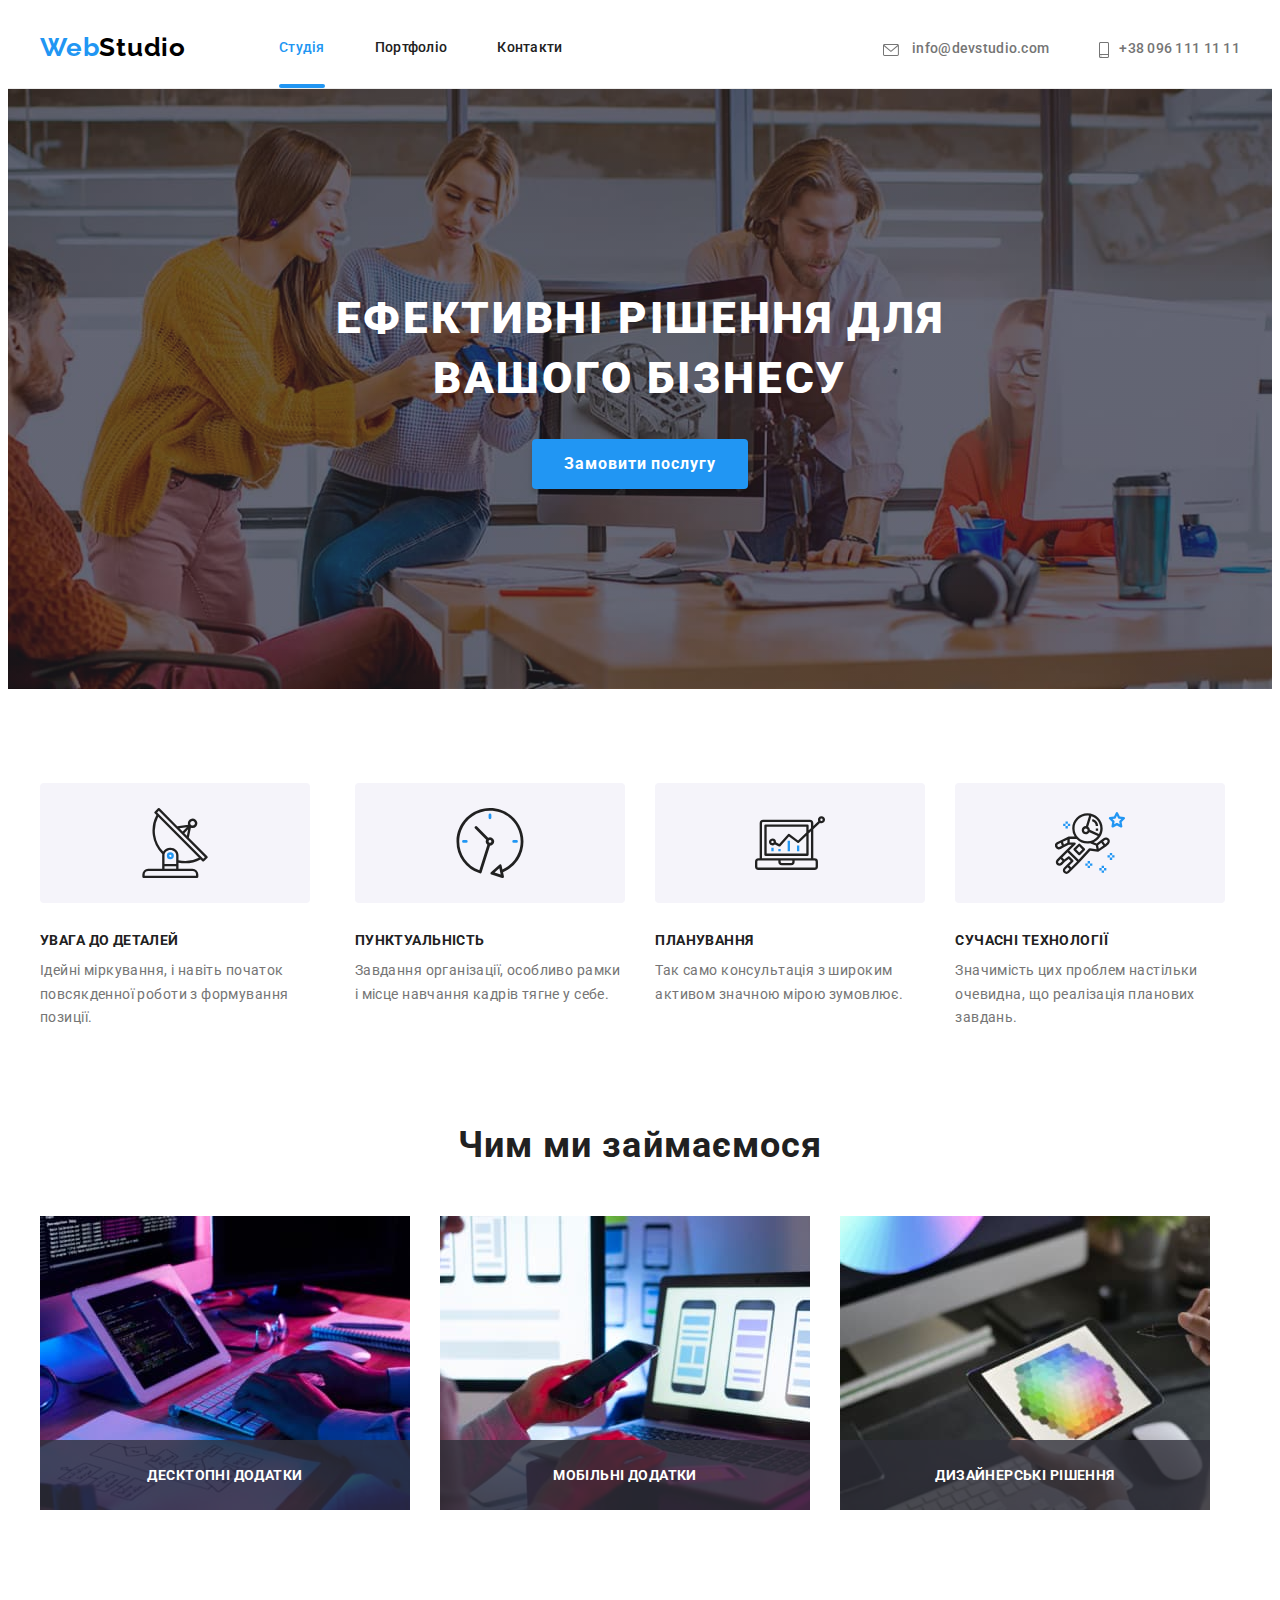
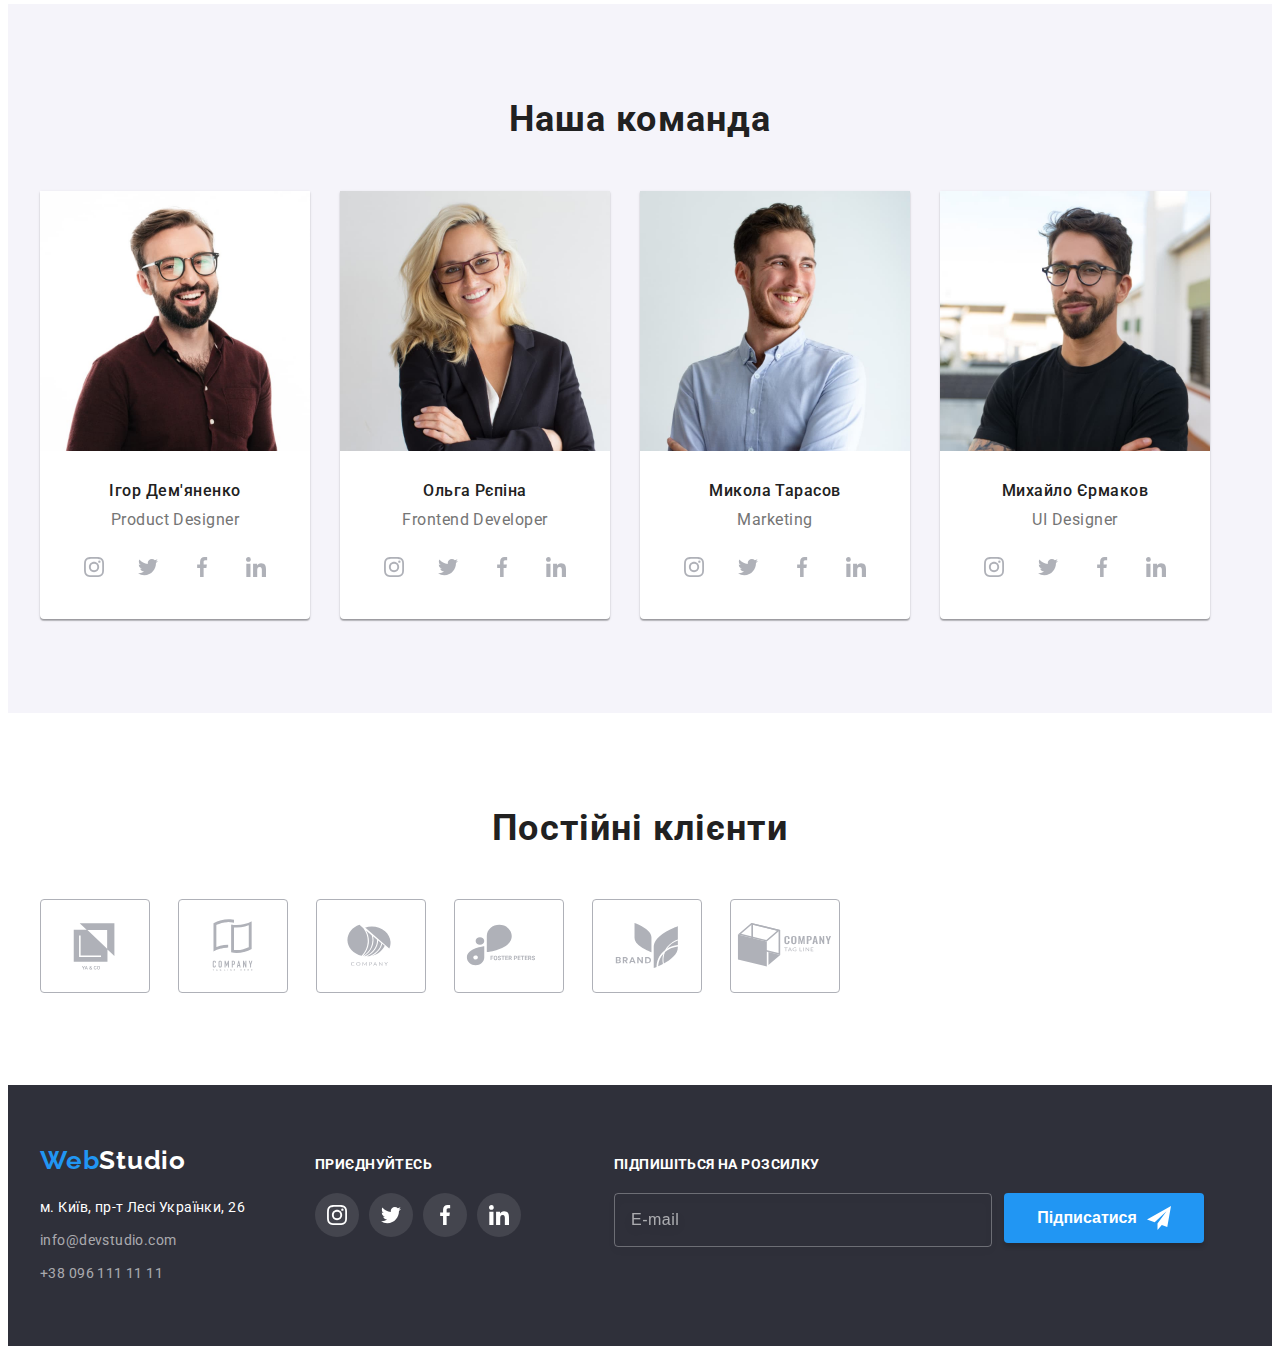
<file: index.html>
<!DOCTYPE html>
<html lang="uk">
  <head>
    <meta charset="UTF-8" />
    <meta http-equiv="X-UA-Compatible" content="IE=edge" />
    <meta name="viewport" content="width=device-width, initial-scale=1.0" />
    <title>WebStudio</title>
    <link rel="preconnect" href="https://fonts.googleapis.com" />
    <link rel="preconnect" href="https://fonts.gstatic.com" crossorigin />
    <link
      href="https://fonts.googleapis.com/css2?family=Raleway:wght@700&family=Roboto:wght@400;500;700;900&display=swap"
      rel="stylesheet"
    />
    <link
      rel="stylesheet"
      href="https://cdnjs.cloudflare.com/ajax/libs/modern-normalize/1.1.0/modern-normalize.min.css"
      integrity="sha512-wpPYUAdjBVSE4KJnH1VR1HeZfpl1ub8YT/NKx4PuQ5NmX2tKuGu6U/JRp5y+Y8XG2tV+wKQpNHVUX03MfMFn9Q=="
      crossorigin="anonymous"
      referrerpolicy="no-referrer"
    />
    <link rel="stylesheet" href="./css/styles.css" />
  </head>
  <body>
    <header class="header">
      <div class="container header-container">
        <nav class="header-nav">
          <a class="header-logo link" href="./index.html"
            ><span class="logo-link">Web</span>Studio</a
          >
          <ul class="header-list list">
            <li class="header-item">
              <a class="header-link link current" href="./index.html">Студія</a>
            </li>
            <li class="header-item">
              <a class="header-link link" href="./portfolio.html">Портфоліо</a>
            </li>
            <li class="header-item"><a class="header-link link" href="#">Контакти</a></li>
          </ul>
        </nav>
        <ul class="header-connect list">
          <li>
            <a class="header-mail link" href="mailto:info@devstudio.com">
              <svg class="header-mail-item" width="16" height="12">
                <use href="./images/icons.svg#icon-mail"></use>
              </svg>
              info@devstudio.com</a
            >
          </li>
          <li>
            <a class="header-tel link" href="tel:+380961111111">
              <svg class="header-phone-item" width="10" height="16">
                <use href="./images/icons.svg#icon-phone"></use></svg
              >+38 096 111 11 11</a
            >
          </li>
        </ul>
      </div>
    </header>
    <main>
      <section class="section-hero">
        <div class="container">
          <h1 class="hero-title">
            Ефективні рішення для <br />
            вашого бізнесу
          </h1>
          <button class="hero-button" type="button" data-modal-open>Замовити послугу</button>
        </div>
      </section>
      <section class="section-advances">
        <div class="container advances-container">
          <h2 class="advances-title visually-hidden">Наші переваги</h2>
          <ul class="advances-list list">
            <li class="advances-item">
              <div class="advances-item-icon">
                <svg class="advances-icon" width="70" height="70">
                  <use href="./images/icons.svg#icon-antenna"></use>
                </svg>
              </div>
              <h3 class="advances-post-title">Увага до деталей</h3>
              <p class="advances-paragraph">
                Ідейні міркування, і навіть початок повсякденної роботи з формування позиції.
              </p>
            </li>
            <li class="advances-item">
              <div class="advances-item-icon">
                <svg class="advances-icon" width="70" height="70">
                  <use href="./images/icons.svg#icon-clock"></use>
                </svg>
              </div>
              <h3 class="advances-post-title">Пунктуальність</h3>
              <p class="advances-paragraph">
                Завдання організації, особливо рамки і місце навчання кадрів тягне у себе.
              </p>
            </li>
            <li class="advances-item">
              <div class="advances-item-icon">
                <svg class="advances-icon" width="70" height="70">
                  <use href="./images/icons.svg#icon-diagram"></use>
                </svg>
              </div>
              <h3 class="advances-post-title">Планування</h3>
              <p class="advances-paragraph">
                Так само консультація з широким активом значною мірою зумовлює.
              </p>
            </li>
            <li class="advances-item">
              <div class="advances-item-icon">
                <svg class="advances-icon" width="70" height="70">
                  <use href="./images/icons.svg#icon-astronaut"></use>
                </svg>
              </div>
              <h3 class="advances-post-title">Сучасні технології</h3>
              <p class="advances-paragraph">
                Значимість цих проблем настільки очевидна, що реалізація планових завдань.
              </p>
            </li>
          </ul>
        </div>
      </section>
      <section class="section-work">
        <div class="container">
          <h2 class="work-title">Чим ми займаємося</h2>
          <ul class="work-list list">
            <li class="work-link">
              <div class="work-thumb">
                <img src="./images/desktop.jpg" alt="Програміст за робочим столом" width="370" />
                <p class="work-post-title">Десктопні додатки</p>
              </div>
            </li>
            <li class="work-link">
              <div class="work-thumb">
                <img
                  src="./images/smartphone.jpg"
                  alt="Дизайнер розробляє інтерфейс для смартфона"
                  width="370"
                />
                <p class="work-post-title">Мобільні додатки</p>
              </div>
            </li>
            <li class="work-link">
              <div class="work-thumb">
                <img
                  src="./images/tablet.jpg"
                  alt="Художник вибирає колір в селекторі на графічному планшеті"
                  width="370"
                />
                <p class="work-post-title">Дизайнерські рішення</p>
              </div>
            </li>
          </ul>
        </div>
      </section>
      <section class="section-team">
        <div class="container team-container">
          <h2 class="team-title">Наша команда</h2>
          <ul class="team-list list">
            <li class="team-link">
              <img src="./images/team1.jpg" alt="Ігор Дем'яненко" width="270" />
              <div class="officer">
                <h3 class="team-post-title">Ігор Дем'яненко</h3>
                <p class="team-paragraph">Product Designer</p>
                <ul class="team-soc-list list">
                  <li class="team-soc-item">
                    <a href="" class="team-soc-link link" target="_blank" rel="noreferrer noopener">
                      <svg class="team-soc-icon" width="20" height="20">
                        <use href="./images/icons.svg#icon-instagram"></use>
                      </svg>
                    </a>
                  </li>
                  <li class="team-soc-item">
                    <a href="" class="team-soc-link link" target="_blank" rel="noreferrer noopener"
                      ><svg class="team-soc-icon" width="20" height="20">
                        <use href="./images/icons.svg#icon-twitter"></use></svg
                    ></a>
                  </li>
                  <li class="team-soc-item">
                    <a href="" class="team-soc-link link" target="_blank" rel="noreferrer noopener"
                      ><svg class="team-soc-icon" width="20" height="20">
                        <use href="./images/icons.svg#icon-facebook"></use></svg
                    ></a>
                  </li>
                  <li class="team-soc-item">
                    <a href="" class="team-soc-link link" target="_blank" rel="noreferrer noopener"
                      ><svg class="team-soc-icon" width="20" height="20">
                        <use href="./images/icons.svg#icon-linkedin"></use></svg
                    ></a>
                  </li>
                </ul>
              </div>
            </li>
            <li class="team-link">
              <img src="./images/team2.jpg" alt="Ольга Рєпіна" width="270" />
              <div class="officer">
                <h3 class="team-post-title">Ольга Рєпіна</h3>
                <p class="team-paragraph">Frontend Developer</p>
                <ul class="team-soc-list list">
                  <li class="team-soc-item">
                    <a href="" class="team-soc-link link" target="_blank" rel="noreferrer noopener"
                      ><svg class="team-soc-icon" width="20" height="20">
                        <use href="./images/icons.svg#icon-instagram"></use></svg
                    ></a>
                  </li>
                  <li class="team-soc-item">
                    <a href="" class="team-soc-link link" target="_blank" rel="noreferrer noopener"
                      ><svg class="team-soc-icon" width="20" height="20">
                        <use href="./images/icons.svg#icon-twitter"></use></svg
                    ></a>
                  </li>
                  <li class="team-soc-item">
                    <a href="" class="team-soc-link link" target="_blank" rel="noreferrer noopener"
                      ><svg class="team-soc-icon" width="20" height="20">
                        <use href="./images/icons.svg#icon-facebook"></use></svg
                    ></a>
                  </li>
                  <li class="team-soc-item">
                    <a href="" class="team-soc-link link" target="_blank" rel="noreferrer noopener"
                      ><svg class="team-soc-icon" width="20" height="20">
                        <use href="./images/icons.svg#icon-linkedin"></use></svg
                    ></a>
                  </li>
                </ul>
              </div>
            </li>
            <li class="team-link">
              <img src="./images/team3.jpg" alt="Микола Тарасов" width="270" />
              <div class="officer">
                <h3 class="team-post-title">Микола Тарасов</h3>
                <p class="team-paragraph">Marketing</p>
                <ul class="team-soc-list list">
                  <li class="team-soc-item">
                    <a href="" class="team-soc-link link" target="_blank" rel="noreferrer noopener"
                      ><svg class="team-soc-icon" width="20" height="20">
                        <use href="./images/icons.svg#icon-instagram"></use></svg
                    ></a>
                  </li>
                  <li class="team-soc-item">
                    <a href="" class="team-soc-link link" target="_blank" rel="noreferrer noopener"
                      ><svg class="team-soc-icon" width="20" height="20">
                        <use href="./images/icons.svg#icon-twitter"></use></svg
                    ></a>
                  </li>
                  <li class="team-soc-item">
                    <a href="" class="team-soc-link link" target="_blank" rel="noreferrer noopener"
                      ><svg class="team-soc-icon" width="20" height="20">
                        <use href="./images/icons.svg#icon-facebook"></use></svg
                    ></a>
                  </li>
                  <li class="team-soc-item">
                    <a href="" class="team-soc-link link" target="_blank" rel="noreferrer noopener"
                      ><svg class="team-soc-icon" width="20" height="20">
                        <use href="./images/icons.svg#icon-linkedin"></use></svg
                    ></a>
                  </li>
                </ul>
              </div>
            </li>
            <li class="team-link">
              <img src="./images/team4.jpg" alt="Михайло Єрмаков" width="270" />
              <div class="officer">
                <h3 class="team-post-title">Михайло Єрмаков</h3>
                <p class="team-paragraph">UI Designer</p>
                <ul class="team-soc-list list">
                  <li class="team-soc-item">
                    <a href="" class="team-soc-link link" target="_blank" rel="noreferrer noopener"
                      ><svg class="team-soc-icon" width="20" height="20">
                        <use href="./images/icons.svg#icon-instagram"></use></svg
                    ></a>
                  </li>
                  <li class="team-soc-item">
                    <a href="" class="team-soc-link link" target="_blank" rel="noreferrer noopener"
                      ><svg class="team-soc-icon" width="20" height="20">
                        <use href="./images/icons.svg#icon-twitter"></use></svg
                    ></a>
                  </li>
                  <li class="team-soc-item">
                    <a href="" class="team-soc-link link" target="_blank" rel="noreferrer noopener"
                      ><svg class="team-soc-icon" width="20" height="20">
                        <use href="./images/icons.svg#icon-facebook"></use></svg
                    ></a>
                  </li>
                  <li class="team-soc-item">
                    <a href="" class="team-soc-link link" target="_blank" rel="noreferrer noopener"
                      ><svg class="team-soc-icon" width="20" height="20">
                        <use href="./images/icons.svg#icon-linkedin"></use></svg
                    ></a>
                  </li>
                </ul>
              </div>
            </li>
          </ul>
        </div>
      </section>
      <section class="section-clients">
        <div class="container">
          <h2 class="clients-title">Постійні клієнти</h2>
          <ul class="clients-list list">
            <li class="clients-item">
              <a href="" class="clients-link link" target="_blank" rel="noreferrer noopener"
                ><svg class="clients-icon" width="106" height="60">
                  <use href="./images/icons.svg#icon-client1"></use></svg
              ></a>
            </li>
            <li class="clients-item">
              <a href="" class="clients-link link" target="_blank" rel="noreferrer noopener"
                ><svg class="clients-icon" width="106" height="60">
                  <use href="./images/icons.svg#icon-client2"></use></svg
              ></a>
            </li>
            <li class="clients-item">
              <a href="" class="clients-link link" target="_blank" rel="noreferrer noopener"
                ><svg class="clients-icon" width="106" height="60">
                  <use href="./images/icons.svg#icon-client3"></use></svg
              ></a>
            </li>
            <li class="clients-item">
              <a href="" class="clients-link link" target="_blank" rel="noreferrer noopener"
                ><svg class="clients-icon" width="106" height="60">
                  <use href="./images/icons.svg#icon-client4"></use></svg
              ></a>
            </li>
            <li class="clients-item">
              <a href="" class="clients-link link" target="_blank" rel="noreferrer noopener"
                ><svg class="clients-icon" width="106" height="60">
                  <use href="./images/icons.svg#icon-client5"></use></svg
              ></a>
            </li>
            <li class="clients-item">
              <a href="" class="clients-link link" target="_blank" rel="noreferrer noopener"
                ><svg class="clients-icon" width="106" height="60">
                  <use href="./images/icons.svg#icon-client6"></use></svg
              ></a>
            </li>
          </ul>
        </div>
      </section>
    </main>
    <footer class="footer">
      <div class="container footer-container">
        <div class="adress-container">
          <a class="footer-logo link" href="./index.html"
            ><span class="logo-link">Web</span>Studio</a
          >
          <address class="address">
            <ul class="footer-list list">
              <li class="footer-item">
                <a
                  class="footer-map link"
                  href="https://goo.gl/maps/CPtrU1FHBa2aNyZL9"
                  target="_blank"
                  rel="noopener noreferrer nofollow"
                  >м. Київ, пр-т Лесі Українки, 26</a
                >
              </li>
              <li class="footer-item">
                <a class="footer-mail link" href="mailto:info@devstudio.com">info@devstudio.com</a>
              </li>
              <li class="footer-item">
                <a class="footer-tel link" href="tel:+380961111111">+38 096 111 11 11</a>
              </li>
            </ul>
          </address>
        </div>
        <div class="invite-container">
          <p class="invite-title">Приєднуйтесь</p>
          <ul class="invite-soc-list list">
            <li class="invite-soc-item">
              <a href="" class="invite-soc-link link" target="_blank" rel="noreferrer noopener"
                ><svg class="invite-soc-icon" width="20" height="20">
                  <use href="./images/icons.svg#icon-instagram"></use></svg
              ></a>
            </li>
            <li class="invite-soc-item">
              <a href="" class="invite-soc-link link" target="_blank" rel="noreferrer noopener"
                ><svg class="invite-soc-icon" width="20" height="20">
                  <use href="./images/icons.svg#icon-twitter"></use></svg
              ></a>
            </li>
            <li class="invite-soc-item">
              <a href="" class="invite-soc-link link" target="_blank" rel="noreferrer noopener"
                ><svg class="invite-soc-icon" width="20" height="20">
                  <use href="./images/icons.svg#icon-facebook"></use></svg
              ></a>
            </li>
            <li class="invite-soc-item">
              <a href="" class="invite-soc-link link" target="_blank" rel="noreferrer noopener"
                ><svg class="invite-soc-icon" width="20" height="20">
                  <use href="./images/icons.svg#icon-linkedin"></use></svg
              ></a>
            </li>
          </ul>
        </div>
        <form class="sending">
          <label for="send-mail" class="send-label">Підпишіться на розсилку</label>
          <div class="send-wrap">
            <input
              type="email"
              name="send-mail"
              class="send-input"
              id="send-mail"
              placeholder="E-mail"
            />
            <button class="send-button" type="submit">
              Підписатися
              <svg class="send-icon" width="24" height="24">
                <use href="./images/icons.svg#icon-send"></use>
              </svg>
            </button>
          </div>
        </form>
      </div>
    </footer>
    <div class="backdrop is-hidden" data-modal>
      <div class="modal">
        <button type="button" class="modal-close" data-modal-close>
          <svg class="modal-close-icon" width="18" height="18">
            <use href="./images/icons.svg#icon-close-button"></use>
          </svg>
        </button>
        <p class="modal-title">Залиште свої дані, ми вам передзвонимо</p>
        <form class="modal-form" autocomplete="on">
          <div class="modal-field">
            <label for="user-name" class="input-label">Ім'я</label>
            <div class="input-wrap">
              <input type="text" name="user-name" class="modal-input" required id="user-name" />
              <svg class="modal-input-icon" width="18" height="18">
                <use href="./images/icons.svg#icon-modal-person"></use>
              </svg>
            </div>
          </div>
          <div class="modal-field">
            <label for="user-tel" class="input-label">Телефон</label>
            <div class="input-wrap">
              <input type="tel" name="user-tel" class="modal-input" required id="user-tel" />
              <svg class="modal-input-icon" width="18" height="18">
                <use href="./images/icons.svg#icon-modal-phone"></use>
              </svg>
            </div>
          </div>
          <div class="modal-field">
            <label for="user-mail" class="input-label">Пошта</label>
            <div class="input-wrap">
              <input type="email" name="user-mail" class="modal-input" id="user-mail" />
              <svg class="modal-input-icon" width="18" height="18">
                <use href="./images/icons.svg#icon-modal-email"></use>
              </svg>
            </div>
          </div>
          <div class="modal-field">
            <label for="user-comment" class="input-label">Коментар</label>
            <textarea
              class="modal-comment"
              name="user-comment"
              id="user-comment"
              placeholder="Введіть текст"
            ></textarea>
          </div>
          <div class="modal-checkbox">
            <input
              type="checkbox"
              name="privacy"
              id="privacy"
              class="input-check visually-hidden"
            />
            <label for="privacy" class="check-text">
              <span
                ><svg class="icon-privacy-check" width="16" height="15">
                  <use href="./images/icons.svg#icon-privacy-check"></use></svg
              ></span>
              Погоджуюся з розсилкою та приймаю&nbsp;
              <a class="privacy-link" href="">Умови договору</a></label
            >
          </div>

          <button class="modal-button" type="submit">Відправити</button>
        </form>
      </div>
    </div>
    <script src="./js/modal.js"></script>
  </body>
</html>
</file>
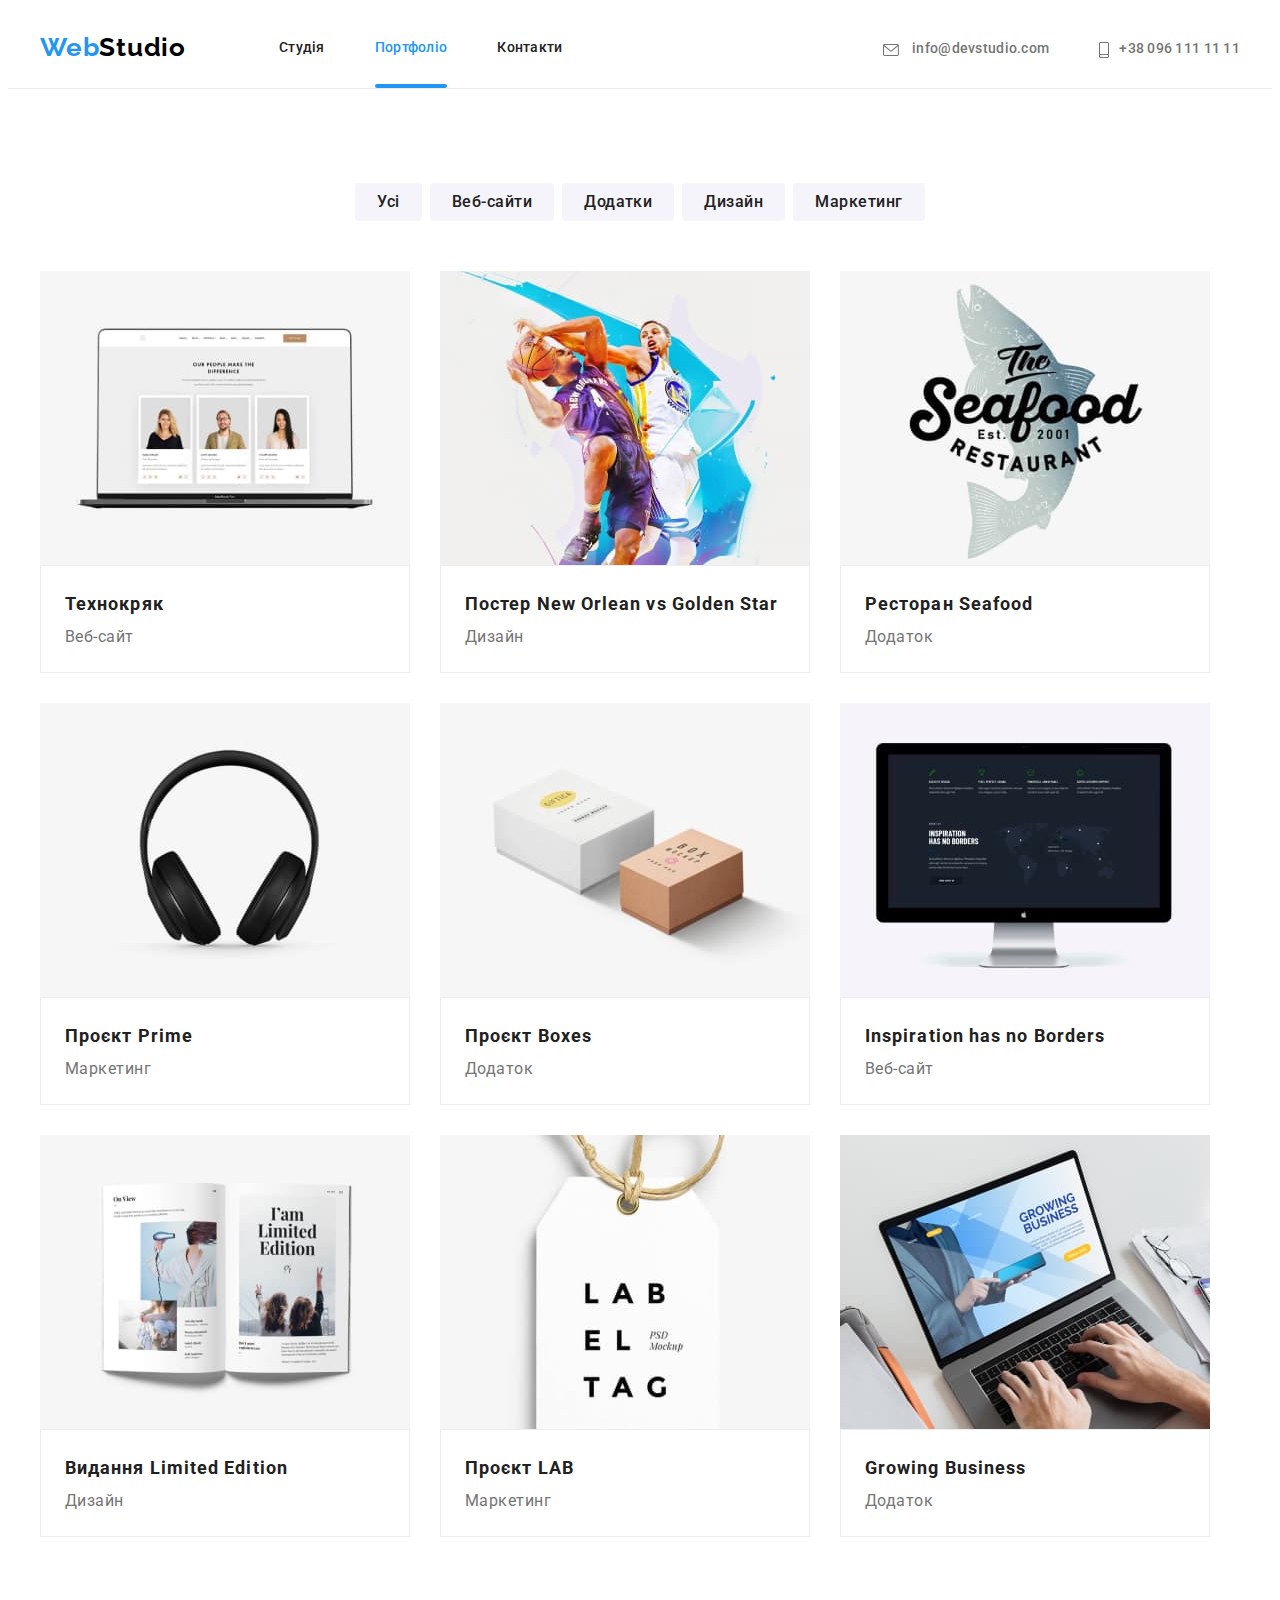
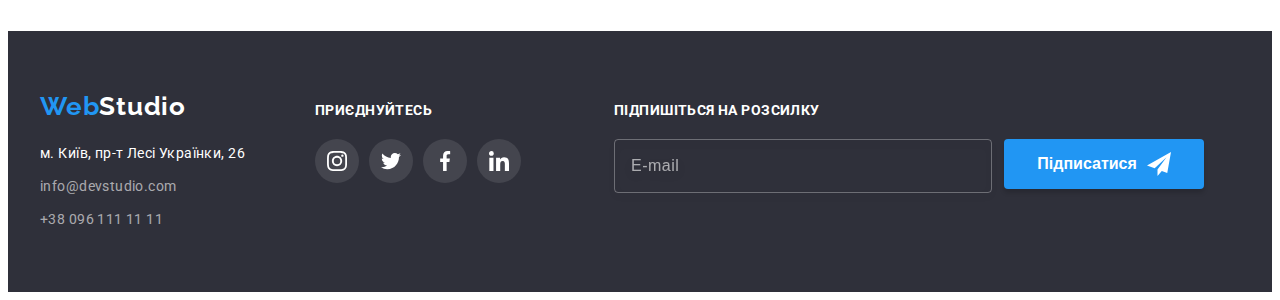
<file: portfolio.html>
<!DOCTYPE html>
<html lang="uk">
  <head>
    <meta charset="UTF-8" />
    <meta http-equiv="X-UA-Compatible" content="IE=edge" />
    <meta name="viewport" content="width=device-width, initial-scale=1.0" />
    <title>WebStudio</title>
    <link rel="preconnect" href="https://fonts.googleapis.com" />
    <link rel="preconnect" href="https://fonts.gstatic.com" crossorigin />
    <link
      href="https://fonts.googleapis.com/css2?family=Raleway:wght@700&family=Roboto:wght@400;500;700;900&display=swap"
      rel="stylesheet"
    />
    <link
      rel="stylesheet"
      href="https://cdnjs.cloudflare.com/ajax/libs/modern-normalize/1.1.0/modern-normalize.min.css"
      integrity="sha512-wpPYUAdjBVSE4KJnH1VR1HeZfpl1ub8YT/NKx4PuQ5NmX2tKuGu6U/JRp5y+Y8XG2tV+wKQpNHVUX03MfMFn9Q=="
      crossorigin="anonymous"
      referrerpolicy="no-referrer"
    />
    <link rel="stylesheet" href="./css/styles.css" />
  </head>
  <body>
    <header class="header">
      <div class="container header-container">
        <nav class="header-nav">
          <a class="header-logo link" href="./index.html"
            ><span class="logo-link">Web</span>Studio</a
          >
          <ul class="header-list list">
            <li class="header-item">
              <a class="header-link link" href="./index.html">Студія</a>
            </li>
            <li class="header-item">
              <a class="header-link link current" href="./portfolio.html">Портфоліо</a>
            </li>
            <li class="header-item"><a class="header-link link" href="#">Контакти</a></li>
          </ul>
        </nav>
        <ul class="header-connect list">
          <li>
            <a class="header-mail link" href="mailto:info@devstudio.com">
              <svg class="header-mail-item" width="16" height="12">
                <use href="./images/icons.svg#icon-mail"></use>
              </svg>
              info@devstudio.com</a
            >
          </li>
          <li>
            <a class="header-tel link" href="tel:+380961111111">
              <svg class="header-phone-item" width="10" height="16">
                <use href="./images/icons.svg#icon-phone"></use></svg
              >+38 096 111 11 11</a
            >
          </li>
        </ul>
      </div>
    </header>
    <main>
      <section class="section-project">
        <div class="container button-container">
          <ul class="button-list list">
            <li class="button-item">
              <button class="button-link" type="button">Усі</button>
            </li>
            <li class="button-item">
              <button class="button-link" type="button">Веб-сайти</button>
            </li>
            <li class="button-item">
              <button class="button-link" type="button">Додатки</button>
            </li>
            <li class="button-item">
              <button class="button-link" type="button">Дизайн</button>
            </li>
            <li class="button-item">
              <button class="button-link" type="button">Маркетинг</button>
            </li>
          </ul>
          <h1 class="project-pretitle visually-hidden">Наші проєкти</h1>
          <ul class="project-list list">
            <li class="project-item">
              <a href="" class="project-link link">
                <div class="project-thumb">
                  <img src="./images/project1.jpg" alt="Технокряк" width="370" />
                  <p class="project-text">
                    Ресурс пропонує комплексні пропозиції з різним рівнем функціоналу та сервісів.
                    Все це дозволить відвідувачу отримати вичерпні відомості про компанію чи
                    приватну особу.
                  </p>
                </div>
                <div class="design">
                  <h2 class="project-title">Технокряк</h2>
                  <p class="project-paragraph">Веб-сайт</p>
                </div></a
              >
            </li>
            <li class="project-item">
              <a href="" class="project-link link">
                <div class="project-thumb">
                  <img
                    src="./images/project2.jpg"
                    alt="Постер New Orlean vs Golden Star"
                    width="370"
                  />
                  <p class="project-text">
                    Ресурс пропонує комплексні пропозиції з різним рівнем функціоналу та сервісів.
                    Все це дозволить відвідувачу отримати вичерпні відомості про компанію чи
                    приватну особу.
                  </p>
                </div>
                <div class="design">
                  <h2 class="project-title">
                    Постер <span lang="en"> New Orlean vs Golden Star</span>
                  </h2>
                  <p class="project-paragraph">Дизайн</p>
                </div></a
              >
            </li>
            <li class="project-item">
              <a href="" class="project-link link">
                <div class="project-thumb">
                  <img src="./images/project3.jpg" alt="Ресторан Seafood" width="370" />
                  <p class="project-text">
                    Ресурс пропонує комплексні пропозиції з різним рівнем функціоналу та сервісів.
                    Все це дозволить відвідувачу отримати вичерпні відомості про компанію чи
                    приватну особу.
                  </p>
                </div>
                <div class="design">
                  <h2 class="project-title">Ресторан <span lang="en">Seafood</span></h2>
                  <p class="project-paragraph">Додаток</p>
                </div></a
              >
            </li>
            <li class="project-item">
              <a href="" class="project-link link">
                <div class="project-thumb">
                  <img src="./images/project4.jpg" alt="Проєкт Prime" width="370" />
                  <p class="project-text">
                    Ресурс пропонує комплексні пропозиції з різним рівнем функціоналу та сервісів.
                    Все це дозволить відвідувачу отримати вичерпні відомості про компанію чи
                    приватну особу.
                  </p>
                </div>
                <div class="design">
                  <h2 class="project-title">Проєкт <span lang="en">Prime</span></h2>
                  <p class="project-paragraph">Маркетинг</p>
                </div></a
              >
            </li>
            <li class="project-item">
              <a href="" class="project-link link">
                <div class="project-thumb">
                  <img src="./images/project5.jpg" alt="Проєкт Boxes" width="370" />
                  <p class="project-text">
                    Ресурс пропонує комплексні пропозиції з різним рівнем функціоналу та сервісів.
                    Все це дозволить відвідувачу отримати вичерпні відомості про компанію чи
                    приватну особу.
                  </p>
                </div>
                <div class="design">
                  <h2 class="project-title">Проєкт <span lang="en">Boxes</span></h2>
                  <p class="project-paragraph">Додаток</p>
                </div></a
              >
            </li>
            <li class="project-item">
              <a href="" class="project-link link">
                <div class="project-thumb">
                  <img src="./images/project6.jpg" alt="Inspiration has no Borders" width="370" />
                  <p class="project-text">
                    Ресурс пропонує комплексні пропозиції з різним рівнем функціоналу та сервісів.
                    Все це дозволить відвідувачу отримати вичерпні відомості про компанію чи
                    приватну особу.
                  </p>
                </div>
                <div class="design">
                  <h2 lang="en" class="project-title">Inspiration has no Borders</h2>
                  <p class="project-paragraph">Веб-сайт</p>
                </div></a
              >
            </li>
            <li class="project-item">
              <a href="" class="project-link link">
                <div class="project-thumb">
                  <img src="./images/project7.jpg" alt="Видання Limited Edition" width="370" />
                  <p class="project-text">
                    Ресурс пропонує комплексні пропозиції з різним рівнем функціоналу та сервісів.
                    Все це дозволить відвідувачу отримати вичерпні відомості про компанію чи
                    приватну особу.
                  </p>
                </div>
                <div class="design">
                  <h2 class="project-title">Видання <span lang="en"> Limited Edition</span></h2>
                  <p class="project-paragraph">Дизайн</p>
                </div></a
              >
            </li>
            <li class="project-item">
              <a href="" class="project-link link">
                <div class="project-thumb">
                  <img src="./images/project8.jpg" alt="Проєкт LAB" width="370" />
                  <p class="project-text">
                    Ресурс пропонує комплексні пропозиції з різним рівнем функціоналу та сервісів.
                    Все це дозволить відвідувачу отримати вичерпні відомості про компанію чи
                    приватну особу.
                  </p>
                </div>
                <div class="design">
                  <h2 class="project-title">Проєкт <span lang="en">LAB</span></h2>
                  <p class="project-paragraph">Маркетинг</p>
                </div></a
              >
            </li>
            <li class="project-item">
              <a href="" class="project-link link">
                <div class="project-thumb">
                  <img src="./images/project9.jpg" alt="Growing Business" width="370" />
                  <p class="project-text">
                    Ресурс пропонує комплексні пропозиції з різним рівнем функціоналу та сервісів.
                    Все це дозволить відвідувачу отримати вичерпні відомості про компанію чи
                    приватну особу.
                  </p>
                </div>
                <div class="design">
                  <h2 lang="en" class="project-title">Growing Business</h2>
                  <p class="project-paragraph">Додаток</p>
                </div></a
              >
            </li>
          </ul>
        </div>
      </section>
    </main>
    <footer class="footer">
      <div class="container footer-container">
        <div class="adress-container">
          <a class="footer-logo link" href="./index.html"
            ><span class="logo-link">Web</span>Studio</a
          >
          <address class="address">
            <ul class="footer-list list">
              <li class="footer-item">
                <a
                  class="footer-map link"
                  href="https://goo.gl/maps/CPtrU1FHBa2aNyZL9"
                  target="_blank"
                  rel="noopener noreferrer nofollow"
                  >м. Київ, пр-т Лесі Українки, 26</a
                >
              </li>
              <li class="footer-item">
                <a class="footer-mail link" href="mailto:info@devstudio.com">info@devstudio.com</a>
              </li>
              <li class="footer-item">
                <a class="footer-tel link" href="tel:+380961111111">+38 096 111 11 11</a>
              </li>
            </ul>
          </address>
        </div>
        <div class="invite-container">
          <p class="invite-title">Приєднуйтесь</p>
          <ul class="invite-soc-list list">
            <li class="invite-soc-item">
              <a href="" class="invite-soc-link link"
                ><svg class="invite-soc-icon" width="20" height="20">
                  <use href="./images/icons.svg#icon-instagram"></use></svg
              ></a>
            </li>
            <li class="invite-soc-item">
              <a href="" class="invite-soc-link link"
                ><svg class="invite-soc-icon" width="20" height="20">
                  <use href="./images/icons.svg#icon-twitter"></use></svg
              ></a>
            </li>
            <li class="invite-soc-item">
              <a href="" class="invite-soc-link link"
                ><svg class="invite-soc-icon" width="20" height="20">
                  <use href="./images/icons.svg#icon-facebook"></use></svg
              ></a>
            </li>
            <li class="invite-soc-item">
              <a href="" class="invite-soc-link link"
                ><svg class="invite-soc-icon" width="20" height="20">
                  <use href="./images/icons.svg#icon-linkedin"></use></svg
              ></a>
            </li>
          </ul>
        </div>
        <form class="sending">
          <label for="send-mail" class="send-label">Підпишіться на розсилку</label>
          <div class="send-wrap">
            <input
              type="email"
              name="send-mail"
              class="send-input"
              id="send-mail"
              placeholder="E-mail"
            />
            <button class="send-button" type="submit">
              Підписатися
              <svg class="send-icon" width="24" height="24">
                <use href="./images/icons.svg#icon-send"></use>
              </svg>
            </button>
          </div>
        </form>
      </div>
    </footer>
  </body>
</html>
</file>
<file: css/styles.css>
:root {
    --brand-color: #212121;
    --accent-color: #2196F3;
    --accent-text-color: #FFFFFF;
    --paragraph-color: #757575;
}

p,
h1,
h2,
h3,
h4,
h5,
h6 {
    margin: 0;
}

ul,
ol {
    margin: 0;
    padding-left: 0;
}

button {
    cursor: pointer;
}

address {
    font-style: normal;
}

img {
    display: block;
    max-width: 100%;
    height: auto;
}

body {
    font-family: roboto, sans-serif;
    color:var(--brand-color);
}

.container {
    width: 1200px;
    padding-left: 15px;
    padding-right: 15px;
    margin: 0 auto;
    /* outline: 2px solid tomato; */
}

.list {
    list-style: none;
}

.link {
    text-decoration: none;
}

section {
    padding-top: 94px;
    padding-bottom: 94px;
}

/* ----------HEADER---------- */

.header {
    background-color: var(--accent-text-color);
    border-bottom: 1px solid #ECECEC
}

.header-nav {
    display: flex;
    align-items: center;
}

.header-container{
    display: flex;
    align-items: center;
}

.header-logo {
    padding-top: 24px;   
    padding-bottom: 25px;   
    font-family: 'Raleway';
    font-weight: 700;
    font-size: 26px;
    line-height: 1.19;
    letter-spacing: 0.03em;
    color: #000000;
}

.logo-link {
    color: var(--accent-color);
}

.header-list {
    display: flex;
    gap: 50px;
    margin-left: 93px;
    
}

.header-list :hover, .header-list :focus {
    color: var(--accent-color);

}

.header-list .current {
    color: var(--accent-color);
}


.header-list .link{
    display: block;
    padding-top: 32px;
    padding-bottom: 32px;
    position: relative;

}

.current::after {
    content: "";
    position: absolute;
    bottom: 0;
    left: 0;
    width: 100%;
    height: 4px;
    background-color: var(--accent-color);
    border-radius: 2px;}

.header-link {
    position: relative;
    font-weight: 500;
    font-size: 14px;
    line-height: 1.14;
    letter-spacing: 0.02em;
    color: var(--brand-color);
    transition: color 250ms cubic-bezier(0.4, 0, 0.2, 1);
}

.header-connect :hover, .header-connect :focus {
    color: var(--accent-color);
    
}

.header-connect {
    display: flex;
    gap: 50px;
    margin-left: auto;
   
}

.header-mail {
    display: inline-block;
    font-weight: 500;
    font-size: 14px;
    line-height: 1.14;
    letter-spacing: 0.02em;
    color: var(--paragraph-color);
    transition: color 250ms cubic-bezier(0.4, 0, 0.2, 1);
    
}

.header-tel {
    display: inline-block;
    font-weight: 500;
    font-size: 14px;
    line-height: 1.14;
    letter-spacing: 0.02em;
    color: var(--paragraph-color);
    transition: color 250ms cubic-bezier(0.4, 0, 0.2, 1);
    
}

.header-mail-item {
    margin-right: 10px;
    fill: currentColor;
    vertical-align: middle;
}

.header-phone-item {
    margin-right: 10px;
    fill: currentColor;
    vertical-align: middle;
}

/* ----------HEADER---------- */

/* ----------HERO------------ */

.section-hero {
    background-color: #2F303A;
    background-image:linear-gradient(rgba(47, 48, 58, 0.4),rgba(47, 48, 58, 0.4)), url(../images/hero.jpg);
    background-repeat: no-repeat;
    background-position:center;
    background-size: cover;
    max-width: 1600px;
    color: var(--accent-text-color);
    text-align: center;
    padding: 200px 0px;
    margin: 0 auto;
}   

.hero-title {
    margin-bottom: 30px;
    font-weight: 900;
    font-size: 44px;
    line-height: 1.36;
    letter-spacing: 0.06em;
    text-transform: uppercase;
}

.hero-button {
    padding: 10px 32px;
    min-width: 216px;
    height: 50px;
    border-radius: 4px;
    font-family: inherit;
    font-style: normal;
    font-weight: 700;
    font-size: 16px;
    line-height: 1.88;
    border: 0px;
    letter-spacing: 0.06em;
    color: var(--accent-text-color);
    background-color: var(--accent-color);
    box-shadow: 0px 4px 4px rgba(0, 0, 0, 0.15);
    transition: transform 250ms cubic-bezier(0.4, 0, 0.2, 1); 
}

.hero-button:hover,
.hero-button:focus {
transform: scale(1.1);
}


/* ----------HERO------------ */

/* ----------ПЕРЕВАГИ------------ */

.visually-hidden {
    position: absolute;
    white-space: nowrap;
    width: 1px;
    height: 1px;
    overflow: hidden;
    border: 0;
    padding: 0;
    clip: rect(0 0 0 0);
    clip-path: inset(50%);
    margin: -1px;
}

.section-advances {
    background: var(--accent-text-color);
    padding-bottom: 0px;
}

.advances-list{
    display: flex;
    align-items: flex-start;
    gap: 30px;
}

.advances-item-icon {
    height: 120px;
    width: 270px;
    background-color: #F5F4FA;
    border-radius: 4px;
    display: flex;
    align-items: center;
    justify-content: center;
}

.advances-post-title {
    font-weight: 700;
    font-size: 14px;
    line-height: 1.14;
    letter-spacing: 0.03em;
    text-transform: uppercase;
    color: var(--brand-color);
    margin-top: 30px;
}

.advances-paragraph {
    margin-top: 10px;
    font-size: 14px;
    line-height: 1.71;
    letter-spacing: 0.03em;
    color: var(--paragraph-color);
}

/* ----------ПЕРЕВАГИ------------ */

/* ----------ЩО РОБИМО------------ */

.section-work {
    background: var(--accent-text-color);
}

.work-title {
    margin-bottom: 50px;
    font-weight: 700;
    font-size: 36px;
    line-height: 1.17;
    text-align: center;
    letter-spacing: 0.03em;
}

.work-thumb {
    position: relative;
}

.work-post-title {
    position: absolute;
    bottom: 0;
    width: 100%;
    height: 70px;
    color: rgba(255, 255, 255, 1);
    background-color: rgba(47, 48, 58, 0.8);
    display: flex;
    align-items: center;
    justify-content: center;

    font-size: 14px;
    font-weight: 700;
    line-height: 1.14;
    letter-spacing: 0.03em;
    text-transform: uppercase;

}

.work-list {
    display: flex;
    flex-wrap: wrap;
}

.work-link {
    margin-right: 30px;
    width: 370px;
}

.work-link:nth-child(3n){
    margin-right: 0;
}




/* ----------ЩО РОБИМО------------ */

/* ----------КОМАНДА-------------- */

.section-team {
    background: #F5F4FA

}

.team-list {
    display: flex;
    flex-wrap: wrap;
}

.team-link {
    margin-right: 30px;
    width: 270px;
    background-color: var(--accent-text-color);
    box-shadow: 0px 1px 3px rgba(0, 0, 0, 0.12), 0px 1px 1px rgba(0, 0, 0, 0.14), 0px 2px 1px rgba(0, 0, 0, 0.2);
    border-radius: 0px 0px 4px 4px;
}

.team-link:nth-child(4n){
    margin-right: 0;
}


.team-title {
    margin-bottom: 50px;
    font-weight: 700;
    font-size: 36px;
    line-height: 1.17;
    text-align: center;
    letter-spacing: 0.03em;
}

.officer {
    padding-top: 30px;
    padding-bottom: 30px;
}

.team-post-title {
    margin-bottom: 10px;
    font-weight: 500;
    font-size: 16px;
    line-height: 1.19;
    text-align: center;
    letter-spacing: 0.03em;
}

.team-paragraph {
    font-size: 16px;
    line-height: 1.19;
    text-align: center;
    letter-spacing: 0.03em;
    color: var(--paragraph-color);
    margin-bottom: 16px;
}

.team-soc-list {
    display: flex;
    justify-content: center;
    gap: 10px;
}

.team-soc-item {
    width: 44px;
    height: 44px;
}

.team-soc-link {
    width: 100%;
    height: 100%;
    color: var(--accent-text-color);
    border-radius: 50%;
    display: flex;
    align-items: center;
    justify-content: center;
    transition: background-color 250ms cubic-bezier(0.4, 0, 0.2, 1);
}

.team-soc-icon {
    fill: #AFB1B8;
    transition: fill 250ms cubic-bezier(0.4, 0, 0.2, 1);
}



.team-soc-link:hover,
.team-soc-link:focus {
    background-color: var(--accent-color);
    
}

.team-soc-link:hover .team-soc-icon,
.team-soc-link:focus .team-soc-icon {
    fill: var(--accent-text-color);
}



/* ----------КОМАНДА-------------- */

/* --------ПОСТІЙНІ КЛІЄНТИ-------- */

.section-clients {
    background-color: var(--accent-text-color);
}

.clients-title {
    margin-bottom: 50px;
    font-weight: 700;
    font-size: 36px;
    line-height: 1.17;
    text-align: center;
    letter-spacing: 0.03em;
}

.clients-list {
    display: flex;
    gap: 30px;
}


.clients-item {
    width: calc((100%-150px)/6);
    height: 92px;
}

.clients-link {
    height: 100%;
    width: 100%;
    border: 1px solid #AFB1B8;
    border-radius: 4px;
    display: flex;
    align-items: center;
    justify-content: center;
    transition: border-color 250ms cubic-bezier(0.4, 0, 0.2, 1);
}

.clients-icon {
    fill: #AFB1B8;
    transition: fill 250ms cubic-bezier(0.4, 0, 0.2, 1)
}

.clients-link:hover,
.clients-link:focus {
    border-color: var(--accent-color);
    
}

.clients-link:hover .clients-icon,
.clients-link:focus .clients-icon {
    fill: var(--accent-color);
}



/* --------ПОСТІЙНІ КЛІЄНТИ-------- */

/* ----------FOOTER-------------- */

.footer {
    background: #2F303A;
    padding-top: 60px;
    padding-bottom: 60px;
}

.footer-container {
    display: flex;
    align-items: baseline;
}

.footer-list :hover,
.footer-list :focus {
    color: var(--accent-color);
    
}

.footer-list {
    margin-top: 20px;
    gap: 10px;
    
}

.footer-item {
    margin-bottom: 9px;
}

.footer-item:last-child{
    margin-bottom: 0px;
}

.footer-logo {
    font-family: 'Raleway';
    font-style: normal;
    font-weight: 700;
    font-size: 26px;
    line-height: 1.19;
    letter-spacing: 0.03em;
    color: var(--accent-text-color);
}

.footer-map {
    font-size: 14px;
    line-height: 1.71;
    letter-spacing: 0.03em;
    color: var(--accent-text-color);
    transition: color 250ms cubic-bezier(0.4, 0, 0.2, 1);
}

.footer-mail {
    font-size: 14px;
    line-height: 1.71;
    letter-spacing: 0.03em;
    color: rgba(255, 255, 255, 0.6);
    transition: color 250ms cubic-bezier(0.4, 0, 0.2, 1);
}

.footer-tel {
    font-size: 14px;
    line-height: 1.71;
    letter-spacing: 0.03em;
    color: rgba(255, 255, 255, 0.6);
    transition: color 250ms cubic-bezier(0.4, 0, 0.2, 1);
}

.invite-container {
    margin-left: 70px;
}

.invite-title{
    font-weight: 700;
    font-size: 14px;
    line-height: 1.14;
    letter-spacing: 0.03em;
    text-transform: uppercase;
    margin-bottom: 20px;
    color: var(--accent-text-color);
}

.invite-soc-list {
    display: flex;
    justify-content: center;
    gap: 10px;
}

.invite-soc-item {
    width: 44px;
    height: 44px;
}

.invite-soc-link {
    width: 100%;
    height: 100%;
    background-color: rgba(255, 255, 255, 0.1);
    border-radius: 50%;
    display: flex;
    align-items: center;
    justify-content: center;
    transition: background-color 250ms cubic-bezier(0.4, 0, 0.2, 1);
}

.invite-soc-icon {
    fill: var(--accent-text-color);
}



.invite-soc-link:hover,
.invite-soc-link:focus {
    background-color: var(--accent-color);
    
}

.sending {
    margin-left: 93px;
}

.send-label {
    font-family: inherit;
    font-weight: 700;
    font-size: 14px;
    line-height: 1.14;
    letter-spacing: 0.03em;
    text-transform: uppercase;
    color: var(--accent-text-color);
    display: flex;
    margin-bottom: 20px;

}

.send-wrap{
    display: flex;
}


.send-input {
    width: 358px;
    height: 50px;
    border: 1px solid rgba(255, 255, 255, 0.3);
    filter: drop-shadow(0px 4px 4px rgba(0, 0, 0, 0.15));
    border-radius: 4px;
    background-color: transparent;
    font-size: 14px;
    padding-left: 16px;
    color: var(--accent-text-color);
}

.send-input::placeholder {
    font-weight: 400;
    font-size: 16px;
    line-height: 1.25;
    letter-spacing: 0.03em;
    color: rgba(255, 255, 255, 0.6);
}


.send-button  {
    height: 50px;
    width: 200px;
    padding: 10px 28px;
    font-style: normal;
    font-weight: 700;
    font-size: 16px;
    line-height: 1.88;
    background: var(--accent-color);
    box-shadow: 0px 4px 4px rgba(0, 0, 0, 0.15);
    border-radius: 4px;
    border: 0;
    color: var(--accent-text-color);
    fill: var(--accent-text-color);
    background-color: var(--accent-color);
    display: flex;
    justify-content: center;
    align-items: center;
    gap: 10px;
    margin-left: 12px;
}



/* ----------FOOTER-------------- */

/* ----------ФІЛЬТРИ-------------- */

.button-link:hover,
.button-link:focus {
    color: var(--accent-text-color);
    background-color: var(--accent-color);
    box-shadow: 0px 2px 2px
    rgba(0, 0, 0, 0.12),
    0px 1px 2px
    rgba(0, 0, 0, 0.08),
    0px 3px 1px
    rgba(0, 0, 0, 0.1);
}

.button-link {
    transition: background-color 250ms cubic-bezier(0.4, 0, 0.2, 1),color 250ms cubic-bezier(0.4, 0, 0.2, 1);
}


.button-list{
    display: flex;
    gap: 8px;
    margin-bottom: 50px;
    justify-content: center;
}

.button-link {
    padding: 6px 22px;
    border: 0px;
    border-radius: 4px;
    font-family: inherit;
    font-weight: 500;
    font-size: 16px;
    line-height: 1.62;
    text-align: center;
    letter-spacing: 0.03em;
    color: var(--brand-color);
    background-color: #F5F4FA;
}

/* ----------ФІЛЬТРИ-------------- */

/* ----------ПРОЄКТИ-------------- */

.section-project{
    background: var(--accent-text-color);
}
.project-list {
    display: flex;
    flex-wrap: wrap;
}

.project-item{
    margin-right: 30px;
    margin-bottom: 30px;
    background: #FFFFFF;
}

.project-item:nth-child(3n){
    margin-right: 0;
}

.project-item:nth-last-child(-n+3){
    margin-bottom: 0px;
}

.design{
    border: 1px solid #EEEEEE;
    padding: 20px 24px;
}

.project-title {
    font-weight: 700;
    font-size: 18px;
    line-height: 2;
    letter-spacing: 0.06em;
    color: var(--brand-color);
}

.project-paragraph {
    font-size: 16px;
    line-height: 1.88;
    letter-spacing: 0.03em;
    color: var(--paragraph-color);
}


.project-link:hover,
.project-link:focus {
display: block;
box-shadow: 1px 4px 6px
rgba(0, 0, 0, 0.16),
0px 4px 4px
rgba(0, 0, 0, 0.06),
0px 1px 1px
rgba(0, 0, 0, 0.12);
}

.project-link {
transition: box-shadow 250ms cubic-bezier(0.4, 0, 0.2, 1);
;
}

.project-link:hover .project-text {
    transform: translateY(0)
}

.project-thumb {
    position: relative;
    overflow: hidden;
}

.project-text {
    position: absolute;
    top: 0;
    height: 100%;
    padding: 63px 24px;
    color: rgba(255, 255, 255, 1);
    background-color: rgba(33, 150, 243, 0.9);
    font-weight: 400;
    font-size: 18px;
    line-height: 1.56; 
    letter-spacing: 0.03em;
    transform: translateY(100%);
    transition:transform 250ms cubic-bezier(0.4, 0, 0.2, 1);
    
}


/* ----------ПРОЄКТИ-------------- */

/* -----------МОДАЛКА------------- */

.backdrop.is-hidden {
    opacity: 0;
    visibility: hidden;
    pointer-events: none;
}

.backdrop {
    position: fixed;
    top: 0;
    left: 0;
    width: 100%;
    height: 100%;
    background-color: rgba(0, 0, 0, 0.2);
    transition: opacity 250ms linear, visibility 250ms linear;
}


.modal {
    position: absolute;
    top: 50%;
    left: 50%;
    transform: translate(-50%, -50%) scaleY(1);
    transform: translate(-50%, -50%) rotate(0);
    transition: transform 500ms linear, border-radius 500ms linear;

    height: 581px;
    width: 528px;
    border-radius: 4px;
    padding: 40px;

    background-color: var(--accent-text-color);
    box-shadow: 0px 2px 1px 0px rgba(0, 0, 0, 0.2), 0px 1px 1px 0px rgba(0, 0, 0, 0.14), 0px 1px 3px 0px rgba(0, 0, 0, 0.12);
    
}

.backdrop.is-hidden .modal{
    transform: translate(-50%, -50%) scaleY(0);
    transform:translate(-50%, -50%) rotate(-90deg);
    border-radius: 50%;
}

.modal-close {
    position: absolute;
    right: 8px;
    top: 8px;
    width: 30px;
    height: 30px;
    display: flex;
    align-items: center;
    justify-content: center;
    background-color: transparent;
    border: 1px solid rgba(0, 0, 0, 0.1);
    border-radius: 50%;
    cursor: pointer;
    transition: fill 250ms cubic-bezier(0.4, 0, 0.2, 1);
    

}

.modal-close:hover,
.modal-close:focus {
 fill: var(--accent-color);
}

.modal-title {
    font-weight: 700;
    font-size: 20px;
    line-height: 1.15;
    text-align: center;
    letter-spacing: 0.03em;
    margin-bottom: 12px;
}

.modal-field {
    margin-bottom: 10px;

}

.input-wrap {
    position: relative;
}

.modal-checkbox {
    padding-right: 11px;
    padding-left: 12px;
}

.modal-input{
    width: 100%;
    height: 40px;
    border: 1px solid rgba(33, 33, 33, 0.2);
    border-radius: 4px;
    padding-left: 42px;
    padding-right: 10px;
    outline: transparent;
    color: var(--brand-color);
    font-size: 14px;
    transition: border-color 250ms cubic-bezier(0.4, 0, 0.2, 1);
}

.modal-input:focus,
.modal-comment:focus {
    border-color: var(--accent-color);
}

.modal-input:focus + .modal-input-icon {
    fill: var(--accent-color);
}

.input-label {
    font-weight: 400;
    font-size: 12px;
    line-height: 1.17;
    letter-spacing: 0.01em;
    color: var(--paragraph-color);
    display: block;
    margin-bottom: 4px;

}

.modal-input-icon{
    position: absolute;
    left: 12px;
    top: 50%;
    transform: translateY(-50%);
}

.modal-comment{
    width: 100%;
    height: 120px;
    border: 1px solid rgba(33, 33, 33, 0.2);
    outline: transparent;
    border-radius: 4px;
    padding: 12px 16px;
    resize: none;
    transition: border-color 250ms cubic-bezier(0.4, 0, 0.2, 1);
}

.modal-comment::placeholder{
    font-weight: 400;
    font-size: 12px;
    line-height: 1.17;
    letter-spacing: 0.01em;
    color: rgba(117, 117, 117, 0.5);
}

.check-text{
    font-weight: 400;
    font-size: 14px;
    line-height: 1.71;
    letter-spacing: 0.03em;
    color: var(--paragraph-color);
    display: flex;
    align-items: center;

}

.check-text span {
   width: 16px;
    height: 15px;
    border: 2px solid var(--brand-color);
    border-radius: 2px;
    margin-right: 7px;
    display: flex; 
    align-items: center;
    justify-content: center;
    fill: transparent;
    transition: border-color 250ms cubic-bezier(0.4, 0, 0.2, 1), background-color 250ms cubic-bezier(0.4, 0, 0.2, 1), fill 250ms cubic-bezier(0.4, 0, 0.2, 1)

}

.privacy-link {
    color: var(--accent-color);
    
    
}


.input-check:checked + .check-text span {
    background-color: var(--accent-color);
    border-color: transparent;
    fill: var(--accent-text-color);
}

 .input-check:focus + .check-text span  {
    border-color: var(--accent-color);
}


.modal-button {
    padding: 10px 52px;
    margin: 30px auto 40px;
    font-family: inherit;
    font-style: normal;
    font-weight: 700;
    font-size: 16px;
    line-height: 1.88;
    display: flex;
    text-align: center;
    letter-spacing: 0.06em;
    min-width: 200px;
    height: 50px;
    border-radius: 4px;
    border: 0;
    color: var(--accent-text-color);
    background-color: #188CE8;
    box-shadow: 0px 4px 4px rgba(0, 0, 0, 0.15);
}

/* -----------МОДАЛКА------------- */
</file>
